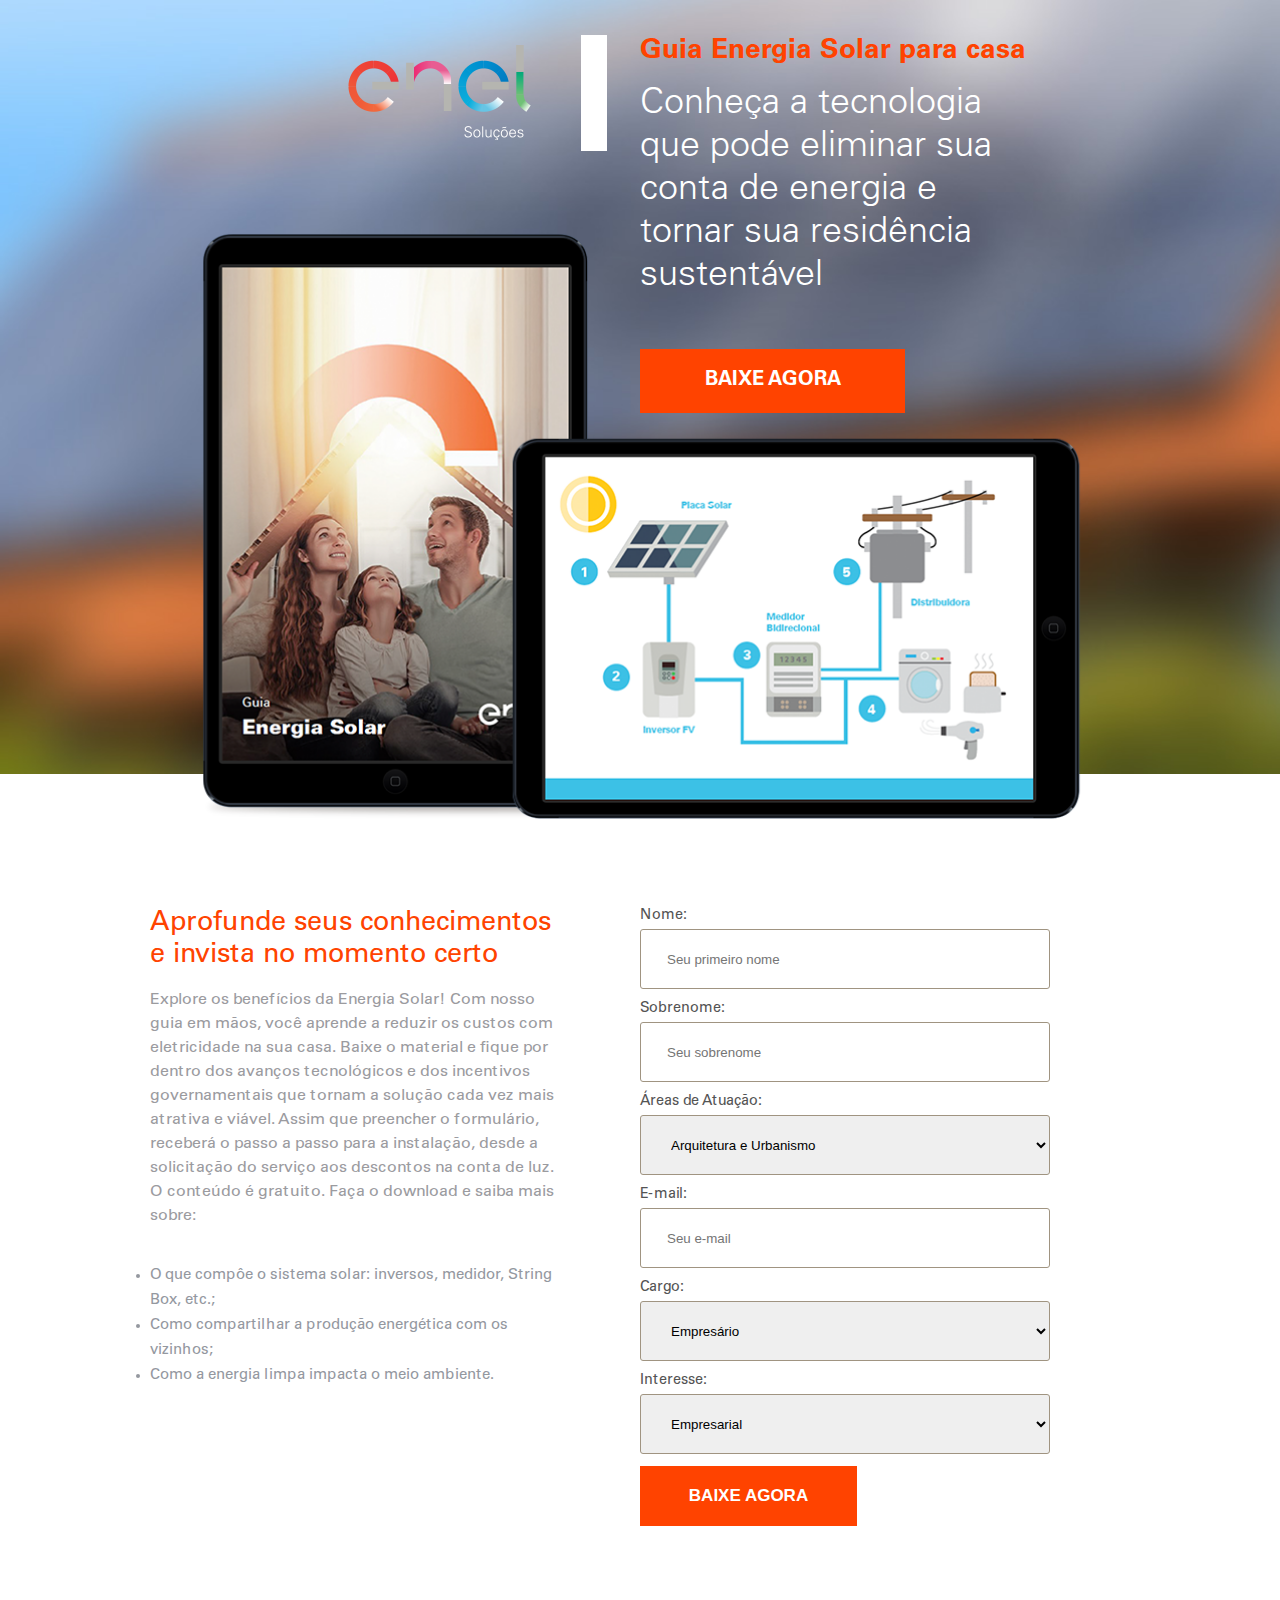
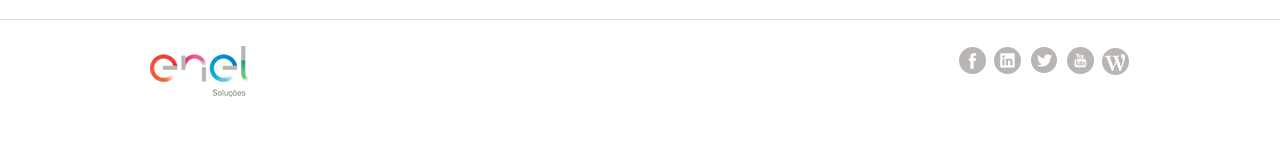
<file: index.html>
<!DOCTYPE html>
<html lang="en">
<head>

<!-- Engage Web Tracking Code -->


<!-- Please insert the following code between your HTML document head tags to maintain a common reference to a unique visitor across one or more external web tracked sites. -->
<meta name="com.silverpop.brandeddomains" content="www.pages02.net,enel.com.br,eneldistribuicao.com.br,enelsolucoes.com.br,www.enel.com.br,www.eneldistribuicao.com.br,www.enelsolucoes.com.br" />


<!-- Optionally uncomment the following code between your HTML document head tags if you use Engage Conversion Tracking (COT). -->
<!--<meta name="com.silverpop.cothost" content="pod2.ibmmarketingcloud.com" />-->


<script src="http://contentz.mkt922.com/lp/static/js/iMAWebCookie.js?1c076ba0-153e5215c23-3f3d5eceea4051b7c82d96ba93c1b04e&h=www.pages02.net" type="text/javascript"></script>


<!-- For external web sites running under SSL protocol (https://) please uncomment this block and comment out the non-secure (http://) implementation. -->
<!--<script src="https://www.sc.pages02.net/lp/static/js/iMAWebCookie.js?1c076ba0-153e5215c23-3f3d5eceea4051b7c82d96ba93c1b04e&h=www.pages02.net" type="text/javascript"></script>-->


	<!-- Google Tag Manager -->
	<script>(function(w,d,s,l,i){w[l]=w[l]||[];w[l].push({'gtm.start':
	new Date().getTime(),event:'gtm.js'});var f=d.getElementsByTagName(s)[0],
	j=d.createElement(s),dl=l!='dataLayer'?'&l='+l:'';j.async=true;j.src=
	'https://www.googletagmanager.com/gtm.js?id='+i+dl;f.parentNode.insertBefore(j,f);
	})(window,document,'script','dataLayer','GTM-5J2TJCN');</script>

	<script>(function(w,d,s,l,i){w[l]=w[l]||[];w[l].push({'gtm.start':
	new Date().getTime(),event:'gtm.js'});var f=d.getElementsByTagName(s)[0],
	j=d.createElement(s),dl=l!='dataLayer'?'&l='+l:'';j.async=true;j.src=
	'https://www.googletagmanager.com/gtm.js?id='+i+dl;f.parentNode.insertBefore(j,f);
	})(window,document,'script','dataLayer','GTM-WCVD687');</script>
	<!-- End Google Tag Manager -->

	<meta charset="UTF-8">
	<meta name="viewport" content="width=device-width, height=device-height, user-scalable=no"/>

	<title>Guia: Energia Solar para casa</title>

	<link rel="stylesheet" href="css/style.css">
	<link rel="stylesheet" href="css/fonts.css">
	<script src="js/jquery-1.8.0.min.js"></script>
	<script src="js/global.js"></script>

<!-- Facebook Pixel Code -->
<script>
!function(f,b,e,v,n,t,s){if(f.fbq)return;n=f.fbq=function(){n.callMethod?
n.callMethod.apply(n,arguments):n.queue.push(arguments)};if(!f._fbq)f._fbq=n;
n.push=n;n.loaded=!0;n.version='2.0';n.queue=[];t=b.createElement(e);t.async=!0;
t.src=v;s=b.getElementsByTagName(e)[0];s.parentNode.insertBefore(t,s)}(window,
document,'script','https://connect.facebook.net/en_US/fbevents.js');
fbq('init', '312470215831967'); // Insert your pixel ID here.
fbq('track', 'PageView');
</script>
<noscript><img height="1" width="1" style="display:none"
src="https://www.facebook.com/tr?id=312470215831967&ev=PageView&noscript=1"
/></noscript>
<!-- DO NOT MODIFY -->
<!-- End Facebook Pixel Code -->

</head>

<body>
	<!-- Google Tag Manager (noscript) -->
	<noscript><iframe src="//www.googletagmanager.com/ns.html?id=GTM-5J2TJCN"
	height="0" width="0" style="display:none;visibility:hidden"></iframe></noscript>

	<noscript><iframe src="//www.googletagmanager.com/ns.html?id=GTM-WCVD687"
	height="0" width="0" style="display:none;visibility:hidden"></iframe></noscript>
	<!-- End Google Tag Manager (noscript) -->

<header>
	<div class="webdoor">
		<div class="center">
			<h1><a href="http://www.enelsolucoes.com.br">Enel</a></h1>
			<div class="subtitle">
				<h2 class="blue">Guia Energia Solar para casa</h2>
				<h3 class="white sombra">Conheça a tecnologia que pode eliminar sua conta de energia e tornar sua residência sustentável</h3>
				<!-- <p>Tenha controle financeiro da sua empresa, aumente o volume de vendas e ainda facilite a vida dos seus clientes. Descubra neste guia como colocar tudo isso em prática com planejamento e organização.</p> -->

				<a id="solarcasa-btn-up" href="#formulario" class="btn-download">Baixe agora</a>
			</div>
			<div class="telas">
				<img src="img/telas.png">
			</div>
		</div>
	</div>
</header>


<!-- FORM -->
	<div class="form-align" id="formulario">
		<div class="center">

			<div class="form-left">
				<h3>Aprofunde seus conhecimentos e invista no momento certo</h3>
				<p>Explore os benefícios da Energia Solar! Com nosso guia em mãos, você aprende a reduzir os custos com eletricidade na sua casa. Baixe o material e fique por dentro dos avanços tecnológicos e dos incentivos governamentais que tornam a solução cada vez mais atrativa e viável. Assim que preencher o formulário, receberá o passo a passo para a instalação, desde a solicitação do serviço aos descontos na conta de luz. O conteúdo é gratuito. Faça o download e saiba mais sobre:</p><br>

				<li>O que compôe o sistema solar: inversos, medidor, String Box, etc.;</li>
				<li>Como compartilhar a produção energética com os vizinhos;</li>
				<li>Como a energia limpa impacta o meio ambiente.</li>

			</div>

			<div class="form-right">

				<form method="post" action="http://www.pages02.net/ps_kindlecomunicacaodigitallt/ebook-energia-solar-residencial/Energia-Solar" pageId="7362565" siteId="312022" parentPageId="7362563">

					<label>Nome:</label>
					<input type="text" required="required" name="Nome" id="control_COLUMN2" label="Nome" class="textInput defaultText" placeholder="Seu primeiro nome">

					<label>Sobrenome:</label>
					<input type="text" required="required" name="Sobrenome" id="control_COLUMN3" label="Sobrenome" class="textInput defaultText" placeholder="Seu sobrenome">

					<label>Áreas de Atuação:</label>
					 <select type="text" required="required" name="Area_de_atuacao" id="control_COLUMN141" label="Area_de_atuacao" class="textInput defaultText">
						<option value="Arquitetura e Urbanismo">Arquitetura e Urbanismo</option>
 						<option value="Comércio e Serviços">Comércio e Serviços</option>
 						<option value="Construção Civil">Construção Civil</option>
 						<option value="Educação">Educação</option>
 						<option value="Energia e Gás">Energia e Gás</option>
 						<option value="Engenharia">Engenharia</option>
 						<option value="Hotelaria">Hotelaria</option>
 						<option value="Indústria">Indústria</option>
 						<option value="Serviços Públicos">Serviços Públicos</option>
 						<option value="Telecom">Telecom</option>
 						<option value="Outros">Outros</option>
					</select>

					<label>E-mail:</label>
					<input type="email" required="required" name="Email" id="control_EMAIL" label="Email" class="textInput defaultText" placeholder="Seu e-mail">

					<label>Cargo:</label>
					 <select type="text" required="required" name="Cargo" id="control_COLUMN158" label="Cargo" class="textInput defaultText" placeholder="Seu cargo">
					 	<option value="Empresário">Empresário</option>
 	                    <option value="Arquiteto">Arquiteto</option>
 	                    <option value="Profissional liberal">Profissional liberal</option>
 	                    <option value="Estudante">Estudante</option>
 	                    <option value="Síndico">Síndico</option>
 						<option value="Diretor ou Presidente">Diretor ou Presidente</option>
 						<option value="Gerente">Gerente</option>
 						<option value="Coordenador, Supervisor ou Especialista">Coordenador, Supervisor ou Especialista</option>
 						<option value="Analista ou Assistente">Analista ou Assistente</option>
 						<option value="Outros">Outros</option>
					</select>

					<label>Interesse:</label>
					<select type="text" required="required" name="Interesse" id="control_COLUMN151" label="Area de Atuacao" class="textInput defaultText">
						<option value="Empresarial">Empresarial</option>
						<option value="Residencial">Residencial</option>
						<option value="Pesquisa ou Estudo">Pesquisa ou Estudo</option>
						<option value="Outros">Outros</option>
					</select>

					<input type="hidden" name="Origem" id="control_COLUMN26" value="ebook-energia-solar-residencial"></td></tr>
					<input type="hidden" name="formSourceName" value="StandardForm"><!-- DO NOT REMOVE HIDDEN FIELD sp_exp -->
					<input type="hidden" name="sp_exp" value="yes">

					<input id="solarcasa-btn-down" type="submit" class="defaultText buttonStyle btn-download" value="Baixe agora">
				</form>
			</div>
		</div>
	</div>
<!-- FORM -->

<footer>


	<div class="center">
		<div class="footer-left">
			<a id="logobottom" href="http://www.enelsolucoes.com.br/"><img class="footer-img" src="img/logo_bottom.png"></a>
		</div>
		<div class="footer-right">
			<a id="linkfacebook" href="https://www.facebook.com/EnelBrasil/" target="_blank"><img src="img/ft_facebook.png"></a>
			<a id="linklinkedin" href="https://www.linkedin.com/uas/login?trk=sentinel_org_block&trkInfo=sentinel_org_block&session_redirect=https%3A%2F%2Fwww.linkedin.com%2Fcompany%2Fpr-til" target="_blank"><img src="img/ft_in.png"></a>
			<a id="linktwitter" href="https://twitter.com/enelbrasil" target="_blank"><img src="img/ft_twitter.png"></a>
			<!-- <a id="linkgooglemais" href="https://plus.google.com/102169286073460997637?hl=pt_br" target="_blank"><img src="img/ft_google.png"></a> -->
			<a id="linkyoutube" href="https://www.youtube.com/playlist?list=PLxMh7Wv_dIXV_MRMDfJZFTVH_M7V7Cj43" target="_blank"><img src="img/ft_youtube.png"></a>
			<a id="linkbloog" href="http://www.enelsolucoes.com.br/blog/" target="_blank"><img src="img/ft_blog.png"></a>
		</div>
	</div>
</footer>

</body>
</html>
</file>
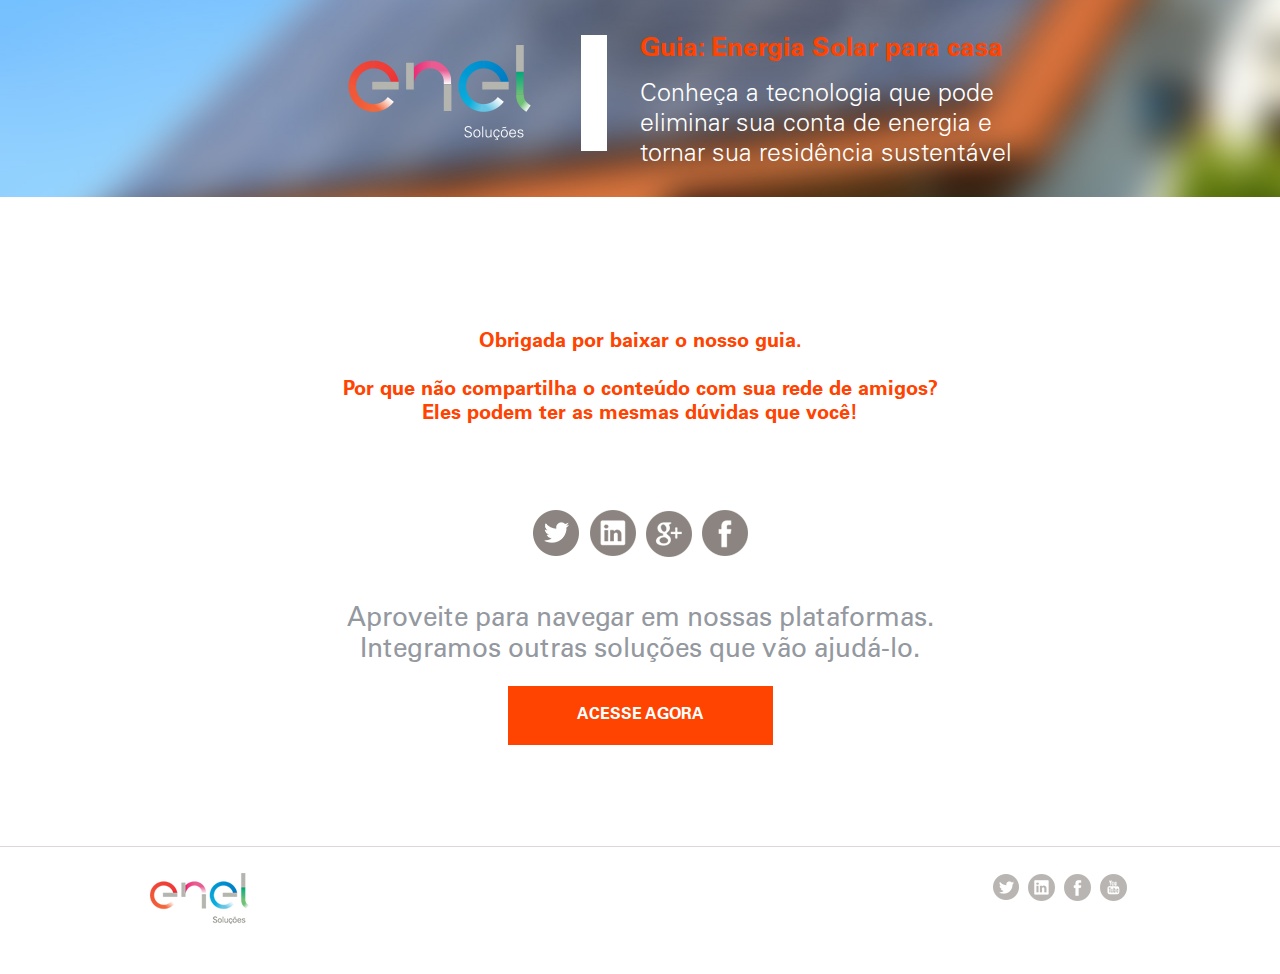
<file: obrigado.html>
<!DOCTYPE html>
<html lang="en">
<head>

<!-- Engage Web Tracking Code -->


<!-- Please insert the following code between your HTML document head tags to maintain a common reference to a unique visitor across one or more external web tracked sites. -->
<meta name="com.silverpop.brandeddomains" content="www.pages02.net,enel.com.br,eneldistribuicao.com.br,enelsolucoes.com.br,www.enel.com.br,www.eneldistribuicao.com.br,www.enelsolucoes.com.br" />


<!-- Optionally uncomment the following code between your HTML document head tags if you use Engage Conversion Tracking (COT). -->
<!--<meta name="com.silverpop.cothost" content="pod2.ibmmarketingcloud.com" />-->


<script src="http://contentz.mkt922.com/lp/static/js/iMAWebCookie.js?1c076ba0-153e5215c23-3f3d5eceea4051b7c82d96ba93c1b04e&h=www.pages02.net" type="text/javascript"></script>


<!-- For external web sites running under SSL protocol (https://) please uncomment this block and comment out the non-secure (http://) implementation. -->
<!--<script src="https://www.sc.pages02.net/lp/static/js/iMAWebCookie.js?1c076ba0-153e5215c23-3f3d5eceea4051b7c82d96ba93c1b04e&h=www.pages02.net" type="text/javascript"></script>-->


	<!-- Google Tag Manager -->
	<script>(function(w,d,s,l,i){w[l]=w[l]||[];w[l].push({'gtm.start':
	new Date().getTime(),event:'gtm.js'});var f=d.getElementsByTagName(s)[0],
	j=d.createElement(s),dl=l!='dataLayer'?'&l='+l:'';j.async=true;j.src=
	'https://www.googletagmanager.com/gtm.js?id='+i+dl;f.parentNode.insertBefore(j,f);
	})(window,document,'script','dataLayer','GTM-5J2TJCN');</script>

	<script>(function(w,d,s,l,i){w[l]=w[l]||[];w[l].push({'gtm.start':
	new Date().getTime(),event:'gtm.js'});var f=d.getElementsByTagName(s)[0],
	j=d.createElement(s),dl=l!='dataLayer'?'&l='+l:'';j.async=true;j.src=
	'https://www.googletagmanager.com/gtm.js?id='+i+dl;f.parentNode.insertBefore(j,f);
	})(window,document,'script','dataLayer','GTM-WCVD687');</script>
	<!-- End Google Tag Manager -->

	<meta charset="UTF-8">
	<meta name="viewport" content="width=device-width, height=device-height, user-scalable=no"/>

	<title>Guia: Energia Solar para casa</title>

	<link rel="stylesheet" href="css/style.css">
	<link rel="stylesheet" href="css/fonts.css">
	<link rel="stylesheet" href="css/obrigado.css">
	<script src="js/jquery-1.8.0.min.js"></script>
	<script src="js/global.js"></script>

<!-- Facebook Pixel Code -->
<script>
!function(f,b,e,v,n,t,s){if(f.fbq)return;n=f.fbq=function(){n.callMethod?
n.callMethod.apply(n,arguments):n.queue.push(arguments)};if(!f._fbq)f._fbq=n;
n.push=n;n.loaded=!0;n.version='2.0';n.queue=[];t=b.createElement(e);t.async=!0;
t.src=v;s=b.getElementsByTagName(e)[0];s.parentNode.insertBefore(t,s)}(window,
document,'script','https://connect.facebook.net/en_US/fbevents.js');
fbq('init', '312470215831967'); // Insert your pixel ID here.
fbq('track', 'PageView');
fbq('track', 'CompleteRegistration');
</script>
<noscript><img height="1" width="1" style="display:none"
src="https://www.facebook.com/tr?id=312470215831967&ev=PageView&noscript=1"
/></noscript>
<!-- DO NOT MODIFY -->
<!-- End Facebook Pixel Code -->

</head>

<body class="page_thanks">
	<!-- Google Tag Manager (noscript) -->
	<noscript><iframe src="//www.googletagmanager.com/ns.html?id=GTM-5J2TJCN"
	height="0" width="0" style="display:none;visibility:hidden"></iframe></noscript>

	<noscript><iframe src="//www.googletagmanager.com/ns.html?id=GTM-WCVD687"
	height="0" width="0" style="display:none;visibility:hidden"></iframe></noscript>
	<!-- End Google Tag Manager (noscript) -->


<header>
	<div class="webdoor">
		<div class="center">
			<h1><a href="http://www.enelsolucoes.com.br">Enel</a></h1>
			<div class="subtitle">
				<h2 class="blue">Guia: Energia Solar para casa</h2>
				<h3 class="sombra h3obrigado">Conheça a tecnologia que pode eliminar sua conta de energia e tornar sua residência sustentável</h3>
			</div>
		</div>
	</div>
</header>


<!-- FORM -->
	<div class="form-align" id="formulario">
		<div class="center">
				<h3 class="text-orange">Obrigada por baixar o nosso guia.<br><br>
				Por que não compartilha o conteúdo com sua rede de amigos?<br>
				Eles podem ter as mesmas dúvidas que você!</h3>

				<!-- <h4>Compartilhe esse guia com seus amigos:</h4> -->

		        <div class="social">
					<a id="linktwitter" href="https://twitter.com/intent/tweet?url=http://www.enelsolucoes.com.br/ebooks/ebook-cobranca-facil/" target="_blank"><img src="img/s_twitter.png"></a>
					<a id="linklinkedin" href="http://www.linkedin.com/shareArticle?mini=true&url=http://www.enelsolucoes.com.br/ebooks/ebook-cobranca-facil/" target="_blank"><img src="img/s_in.png"></a>
					<a id="linkgooglemais" href="https://plus.google.com/share?url=http://www.enelsolucoes.com.br/ebooks/ebook-cobranca-facil/" target="_blank"><img src="img/s_google.png"></a>
					<a id="linkfacebook" href="http://www.facebook.com/sharer/sharer.php?u=http://www.enelsolucoes.com.br/ebooks/ebook-cobranca-facil/" target="_blank"><img src="img/s_facebook.png"></a>
					<!-- <a href="whatsapp://send?text=http://www.pratil.com.br/ebook/ebook-placa-solar/" data-action="share/whatsapp/share" target="_blank"><img class="whatsapp-icon" src="img/s_whatsapp.png"></a> -->
				</div>

				<h4>Aproveite para navegar em nossas plataformas.<br>
				Integramos outras soluções que vão ajudá-lo.</h4>

						<a id="solarcasa-btn-obrigado" class="btn-download" href="http://www.enelsolucoes.com.br/blog/">Acesse Agora</a>

			</div>
		</div>
	</div>
<!-- FORM -->


<footer>
	<div class="center">
		<div class="footer-left">
			<a href="http://www.enelsolucoes.com.br/"><img class="footer-img" src="img/logo_bottom.png"></a>
		</div>
		<div class="footer-right">
			<a id="linktwitter" href="https://twitter.com/enelbrasil" target="_blank"><img src="img/ft_twitter.png"></a>
			<a id="linklinkedin" href="https://www.linkedin.com/uas/login?trk=sentinel_org_block&trkInfo=sentinel_org_block&session_redirect=https%3A%2F%2Fwww.linkedin.com%2Fcompany%2Fpr-til" target="_blank"><img src="img/ft_in.png"></a>
			<!-- <a id="linkgooglemais" href="https://plus.google.com/102169286073460997637?hl=pt_br" target="_blank"><img src="img/ft_google.png"></a> -->
			<a id="linkfacebook" href="https://www.facebook.com/EnelBrasil/" target="_blank"><img src="img/ft_facebook.png"></a>
			<a id="linkyoutube" href="https://www.youtube.com/playlist?list=PLxMh7Wv_dIXV_MRMDfJZFTVH_M7V7Cj43" target="_blank"><img src="img/ft_youtube.png"></a>
		</div>
	</div>
</footer>

</body>
</html>
</file>
<file: css/style.css>
html {
	font-family: 'Univers LT Std';
	font-weight: 100;
	font-size: 16px;
}

body {
	width: 100%;
	margin: 0;
}

h1, h2, h3, h4, h5, h6 {
	margin: 0; padding: 0;
}

	h3.sombra {
		width: 400px;
		color: #fff;
		/*text-shadow: 2px 2px 9px #000;*/
	}

p {
	width: 70%;
	line-height: 24px;
	color: #000;
}

li {
	font-family: Univers LT Std;
    font-size: 15px;
    color: #94989f;
    font-weight: 600;
}

.center {
	width: 90%;
	max-width: 980px;
	margin: 0 auto;
	position: relative;
}

.center:after {
	content: '';
	display: table;
	clear: both;
	height: 1px;
}

header {
	width: 100%;
	height: auto;
	display: inline-block;
	padding: 0 0 10% 0;
}

.webdoor {
	width: 100%;
	height: 100%;
	position: relative;
	background: url('../img/bg_webdoor.jpg') center no-repeat;
	background-size: cover;
	color: #ffffff;
	padding: 35px 0 0 0;
	-webkit-box-sizing: border-box;
	-moz-box-sizing: border-box;
	box-sizing: border-box;
}

	.webdoor .center {
		padding: 0 0 25% 0;
	}

	.page_thanks .webdoor .center {
		padding: 0;
	}

		.webdoor h1 {
			width: 50%;
			display: inline-block;
			float: left;
			position: relative;
			padding: 0 100px 0 0;
			-webkit-box-sizing: border-box;
			-moz-box-sizing: border-box;
			box-sizing: border-box;
		}

			.webdoor h1:after {
				content: '';
				position: absolute;
				top: 0;
				right: 33px;
				width: 26px;
				height: 116px;
				display: block;
				background: #ffffff;
			}

			.webdoor h1 a {
				width: 200px;
				height: 120px;
				display: inline-block;
				float: right;
				text-indent: -9999px;
				overflow: hidden;
				background: url('../img/logo_top.png') top center no-repeat;
			}

		.webdoor .subtitle {
			width: 50%;
			display: inline-block;
			float: left;
			-webkit-box-sizing: border-box;
			-moz-box-sizing: border-box;
			box-sizing: border-box;
			position: relative;
			z-index: 30;
		}

			.webdoor .subtitle h2 {
				font-size: 28px;
				font-size: 1.75rem;
				margin: 0 0 15px 0;
				color: #FF4300;
			}

			.webdoor .subtitle h3 {
				font-size: 36px;
				font-size: 2.25rem;
				font-weight: 100;
				margin: 0 0 25px 0;
			}

			.webdoor .subtitle p {
				font-size: 14px;
				font-size: 0.875rem;
			}

		.webdoor .telas {
			width: 92%;
			height: auto;
			display: block;
			position: absolute;
			bottom: -60px;
			left: 50%;
			z-index: 20;
			-webkit-transform: translateX(-50%);
			-ms-transform: translateX(-50%);
			-o-transform: translateX(-50%);
			transform: translateX(-50%);
		}

			.webdoor .telas img {
				width: 100%;
				height: auto;
				display: block;
			}

		.webdoor .btn-download {
			display: inline-block;
			width: 100%;
			max-width: 215px;
			margin: 25px 0 40px 0;
			padding: 20px 25px;
			font-size: 20px;
			font-weight: 800;
			text-align: center;
			text-transform: uppercase;
			text-decoration: none;
			color: #ffffff;
			background: #FF4300;
		}

.form-align {
	text-align: center;
}

	.page_thanks .form-align h3 {
		font-size: 36px;
		font-size: 2.25rem;
		margin-bottom: 80px;
		color: #ff4587;
	}

	.page_thanks .form-align h4 {
		font-size: 28px;
		font-size: 1.75rem;
		font-weight: 600;
		margin: 40px 0;
		color: #94989f;
	}

.form-left,
.form-right {
	width: 50%;
	float: left;
	padding: 0 80px 0 0;
	margin-bottom: 20px;
	display: inline-block;
	-webkit-box-sizing: border-box;
	-moz-box-sizing: border-box;
	box-sizing: border-box;
	text-align: left;
}

	.form-left h3 {
		font-size: 27px;
		color: #FF4300;
		font-weight: 600;
	}

	.form-left p {
		width: 100%;
		color: #9B9B9F;
		font-weight: 600;
	}
	.form-left li {
		line-height: 25px;
	}

	.form-right form label {
		display: block;
		color: #545454;
		margin-bottom: 4px;
		font-size: .9rem;
		font-weight: 600;
	}

	.form-right input,
	.form-right select {
		display: block;
		width: 100%;
		height: 60px;
		border: 1px solid #a09481;
		border-radius: 3px;
		margin-bottom: 12px;
		padding-left: 26px;
		-webkit-box-sizing: border-box;
		-moz-box-sizing: border-box;
		box-sizing: border-box;
	}

	.form-right input.defaultText.buttonStyle.btn-download {
		position: relative;
		display: inline-block;
		width: 217px;
		height: 60px;
		color: #ffffff;
		line-height: 60px;
		font-weight: 800;
		text-decoration: none;
		text-transform: uppercase;
		font-size: 17px;
		font-weight: 800;
		line-height:18px;
		text-rendering: optimizeLegibility !important;
		text-align: center;
		background-size: 61px;
		background-color: #FF4300 !important;
		opacity: 1;
		border: none;
		padding: 0;
		border-radius: 0;
		cursor: pointer;
	}


footer {
	width: 100%;
	display: block;
	border-top: 1px solid #dcd8d7;
	margin: 60px 0 0 0;
	padding: 24px 0 40px 0;
}

	footer .footer-left ,
	footer .footer-right {
		width: 50%;
		display: inline-block;
		float: left;
	}

	footer .footer-right {
		text-align: right;
	}


@media (min-width: 900px) and (max-width: 1200px ) {

	.webdoor .center {
		padding: 0 0 30% 0;
	}

	.page_thanks .webdoor .center {
		padding: 0;
	}

}

@media (max-width: 950px) {

	header {
		padding: 0 0 15% 0;
	}

}

@media (max-width: 650px) {

	.webdoor h1,
	.webdoor .subtitle,
	.form-left,
	.form-right {
		width: 100%;
		padding: 0 10px;
	}

	.webdoor .center {
		padding: 0 0 60% 0;
	}

	.page_thanks .webdoor .center {
		padding: 0;
	}

	.webdoor h1:after {
		display: none;
	}

	.webdoor h1 a {
		float: left;
	}

	.webdoor .telas {
		bottom: -50px;
	}

}
</file>
<file: css/fonts.css>
/* 
@font-face {font-family: "Univers LT Std";
    src: url("/fonts/d85410082243ec6a4322ace19d5b74bb.eot");
    src: url("/fonts/d85410082243ec6a4322ace19d5b74bb.eot?#iefix") format("embedded-opentype"),
    url("/fonts/d85410082243ec6a4322ace19d5b74bb.woff2") format("woff2"),
    url("/fonts/d85410082243ec6a4322ace19d5b74bb.woff") format("woff"),
    url("/fonts/d85410082243ec6a4322ace19d5b74bb.ttf") format("truetype"),
    url("/fonts/d85410082243ec6a4322ace19d5b74bb.svg#Univers LT Std") format("svg");
    font-weight: 800;
    font-style: normal;
}
@font-face {font-family: "Univers LT Std";
    src: url("/fonts/1147c7d21a49bf3a0b11f96cde81361f.eot");
    src: url("/fonts/1147c7d21a49bf3a0b11f96cde81361f.eot?#iefix") format("embedded-opentype"),
    url("/fonts/1147c7d21a49bf3a0b11f96cde81361f.woff2") format("woff2"),
    url("/fonts/1147c7d21a49bf3a0b11f96cde81361f.woff") format("woff"),
    url("/fonts/1147c7d21a49bf3a0b11f96cde81361f.ttf") format("truetype"),
    url("/fonts/1147c7d21a49bf3a0b11f96cde81361f.svg#Univers LT Std") format("svg");
    font-weight: 600;
    font-style: normal;
}
@font-face {font-family: "Univers LT Std";
    src: url("/fonts/e93576bbe6e7599d042e2cae1bdba8c4.eot");
    src: url("/fonts/e93576bbe6e7599d042e2cae1bdba8c4.eot?#iefix") format("embedded-opentype"),
    url("/fonts/e93576bbe6e7599d042e2cae1bdba8c4.woff2") format("woff2"),
    url("/fonts/e93576bbe6e7599d042e2cae1bdba8c4.woff") format("woff"),
    url("/fonts/e93576bbe6e7599d042e2cae1bdba8c4.ttf") format("truetype"),
    url("/fonts/e93576bbe6e7599d042e2cae1bdba8c4.svg#Univers LT Std") format("svg");
    font-weight: 100;
    font-style: normal;
}
*/
@font-face {font-family: "Univers LT Std";
    src: url("fonts/d85410082243ec6a4322ace19d5b74bb.eot");
    src: url("fonts/d85410082243ec6a4322ace19d5b74bb.eot?#iefix") format("embedded-opentype"),
    url("fonts/d85410082243ec6a4322ace19d5b74bb.woff2") format("woff2"),
    url("fonts/d85410082243ec6a4322ace19d5b74bb.woff") format("woff"),
    url("fonts/d85410082243ec6a4322ace19d5b74bb.ttf") format("truetype"),
    url("fonts/d85410082243ec6a4322ace19d5b74bb.svg#Univers LT Std") format("svg");
    font-weight: 800;
    font-style: normal;
}
@font-face {font-family: "Univers LT Std";
    src: url("fonts/1147c7d21a49bf3a0b11f96cde81361f.eot");
    src: url("fonts/1147c7d21a49bf3a0b11f96cde81361f.eot?#iefix") format("embedded-opentype"),
    url("fonts/1147c7d21a49bf3a0b11f96cde81361f.woff2") format("woff2"),
    url("fonts/1147c7d21a49bf3a0b11f96cde81361f.woff") format("woff"),
    url("fonts/1147c7d21a49bf3a0b11f96cde81361f.ttf") format("truetype"),
    url("fonts/1147c7d21a49bf3a0b11f96cde81361f.svg#Univers LT Std") format("svg");
    font-weight: 600;
	font-style: normal;
}
@font-face {font-family: "Univers LT Std";
    src: url("fonts/e93576bbe6e7599d042e2cae1bdba8c4.eot");
    src: url("fonts/e93576bbe6e7599d042e2cae1bdba8c4.eot?#iefix") format("embedded-opentype"),
    url("fonts/e93576bbe6e7599d042e2cae1bdba8c4.woff2") format("woff2"),
    url("fonts/e93576bbe6e7599d042e2cae1bdba8c4.woff") format("woff"),
    url("fonts/e93576bbe6e7599d042e2cae1bdba8c4.ttf") format("truetype"),
    url("fonts/e93576bbe6e7599d042e2cae1bdba8c4.svg#Univers LT Std") format("svg");
    font-weight: 100;
	font-style: normal;
}
</file>
<file: css/obrigado.css>
html {
	font-family: 'Univers LT Std';
	font-size: 15px;
}

body {
	width: 100%;
	margin: 0;
}

.btn-download {
	display: inline-block;
	width: 100%;
	max-width: 215px;
	margin: 25px 0 40px 0;
	padding: 20px 25px;
	font-size: 16px;
	font-weight: 800;
	text-align: center;
	text-transform: uppercase;
	text-decoration: none;
	color: #ffffff;
	background: #FF4300;
	margin-top: -30px;
}

h3.h3obrigado {
	width: 80%;
	font-size: 25px !important;
}
.text-orange {
	font-size: 20px !important;
	color: #FF4300 !important;
}
</file>
